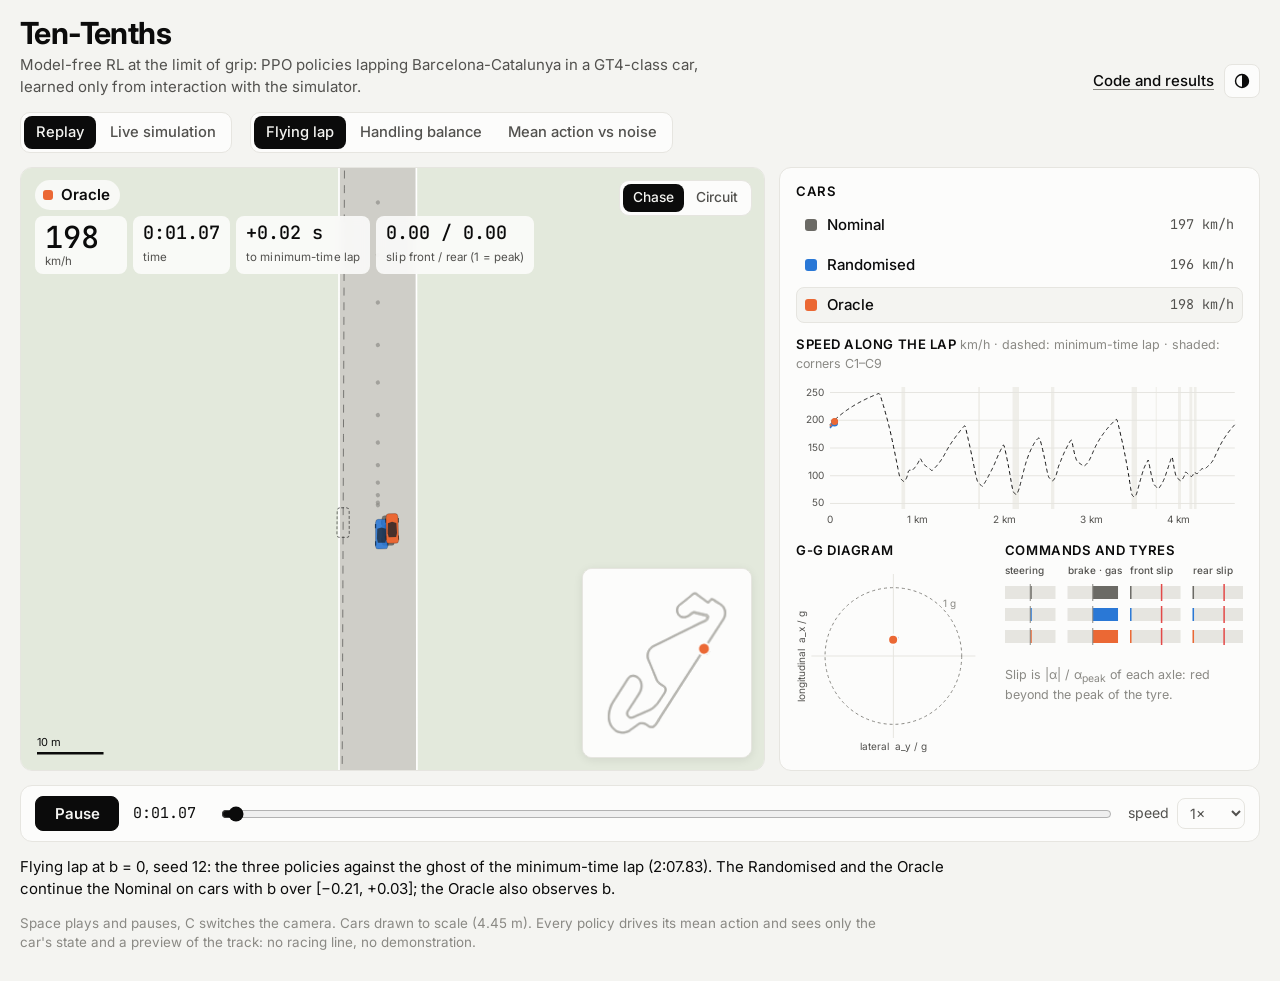
<file: docs/index.html>
<!doctype html>
<html lang="en">
<head>
<meta charset="utf-8">
<meta name="viewport" content="width=device-width, initial-scale=1">
<title>Ten-Tenths · RL at the limit of grip</title>
<meta name="description" content="PPO policies lapping the Circuit de Barcelona-Catalunya at the limit of grip: replays of the recorded laps and a live simulation of the car and the policies in the browser.">
<link rel="preconnect" href="https://fonts.googleapis.com">
<link rel="preconnect" href="https://fonts.gstatic.com" crossorigin>
<link rel="stylesheet" href="https://fonts.googleapis.com/css2?family=Inter:wght@400;500;600;700&family=JetBrains+Mono:wght@400;500&display=swap">
<link rel="stylesheet" href="demo/css/app.css">
<link rel="icon" href="data:image/svg+xml,%3Csvg xmlns='http://www.w3.org/2000/svg' viewBox='0 0 32 32'%3E%3Crect width='32' height='32' rx='7' fill='%230b0b0b'/%3E%3Cpath d='M7 20c4-9 14-9 18 0' stroke='%23eb6834' stroke-width='3.2' fill='none' stroke-linecap='round'/%3E%3C/svg%3E">
</head>
<body>
<div class="wrap">
  <header class="top">
    <div class="brand">
      <h1>Ten-Tenths</h1>
      <p class="tagline">Model-free RL at the limit of grip: PPO policies lapping Barcelona-Catalunya in a GT4-class car,
        learned only from interaction with the simulator.</p>
    </div>
    <div class="top-actions">
      <a class="link" href="https://github.com/antoniooodev/ten-tenths">Code and results</a>
      <button type="button" id="theme" class="ghost-button" aria-label="Switch between light and dark theme">
        <svg viewBox="0 0 20 20" width="18" height="18" aria-hidden="true"><circle cx="10" cy="10" r="7.2" fill="none"
          stroke="currentColor" stroke-width="1.6"/><path d="M10 2.8a7.2 7.2 0 0 1 0 14.4z" fill="currentColor"/></svg>
      </button>
    </div>
  </header>

  <nav class="toolbar" aria-label="Demo controls">
    <div class="segmented" role="group" aria-label="Mode">
      <button type="button" data-mode="replay">Replay</button>
      <button type="button" data-mode="live">Live simulation</button>
    </div>
    <div id="replay-controls" class="controls">
      <div class="segmented" role="group" aria-label="Scenario">
        <button type="button" data-scenario="flying">Flying lap</button>
        <button type="button" data-scenario="balance">Handling balance</button>
        <button type="button" data-scenario="noise">Mean action vs noise</button>
      </div>
      <div id="balance-values" class="segmented compact" role="group" aria-label="Balance index b"></div>
    </div>
    <div id="live-controls" class="controls" hidden>
      <label class="field slider">
        <span>balance index <b>b</b></span>
        <input id="live-b" type="range" min="-0.30" max="0.10" step="0.01" value="0.05">
        <output id="live-b-value" class="mono">+0.05</output>
      </label>
      <div class="segmented compact" role="group" aria-label="Policies">
        <button type="button" data-policy="nominal_limit_cont">Nominal</button>
        <button type="button" data-policy="randomised_limit_w1">Randomised</button>
        <button type="button" data-policy="oracle_limit_w1">Oracle</button>
      </div>
      <label class="field">
        <span>start</span>
        <select id="live-start"></select>
      </label>
      <button type="button" id="restart" class="primary">Restart</button>
    </div>
  </nav>

  <main class="main">
    <section class="stage" aria-label="Track view">
      <canvas id="view" aria-label="The cars on the circuit"></canvas>
      <div class="hud" aria-live="off">
        <div class="hud-name"><span id="hud-name" class="chip-label">–</span></div>
        <div class="hud-row">
          <div><span id="hud-speed" class="big mono">0</span><span class="unit">km/h</span></div>
          <div><span id="hud-time" class="mid mono">0:00.00</span><span class="unit">time</span></div>
          <div><span id="hud-gap" class="mid mono">–</span><span id="hud-gap-label" class="unit">gap</span></div>
          <div><span id="hud-slip" class="mid mono">–</span><span class="unit">slip front / rear (1 = peak)</span></div>
        </div>
      </div>
      <canvas id="mini" class="mini" aria-label="Position on the circuit"></canvas>
      <div class="camera segmented compact" role="group" aria-label="Camera">
        <button type="button" data-camera="chase">Chase</button>
        <button type="button" data-camera="circuit">Circuit</button>
      </div>
    </section>

    <aside class="panel">
      <section>
        <h2>Cars</h2>
        <ol id="standings" class="standings"></ol>
      </section>
      <section>
        <h2>Speed along the lap <span class="hint">km/h · dashed: minimum-time lap · shaded: corners C1–C9</span></h2>
        <canvas id="speed" class="chart speed"></canvas>
      </section>
      <section class="split">
        <div>
          <h2>g-g diagram</h2>
          <canvas id="gg" class="chart gg"></canvas>
        </div>
        <div>
          <h2>Commands and tyres</h2>
          <canvas id="inputs" class="chart inputs"></canvas>
          <p class="hint">Slip is |α| / α<sub>peak</sub> of each axle: red beyond the peak of the tyre.</p>
        </div>
      </section>
    </aside>
  </main>

  <footer class="transport">
    <button type="button" id="play" class="primary">Play</button>
    <span id="clock" class="mono clock">0:00.00</span>
    <input id="scrub" type="range" min="0" max="1" step="0.01" value="0" aria-label="Time">
    <label class="field">
      <span>speed</span>
      <select id="speed-select">
        <option value="0.5">0.5×</option>
        <option value="1">1×</option>
        <option value="2">2×</option>
        <option value="4">4×</option>
        <option value="8">8×</option>
      </select>
    </label>
  </footer>
  <p id="note" class="note"></p>
  <p class="foot">Space plays and pauses, C switches the camera. Cars drawn to scale (4.45 m). Every policy drives its
    mean action and sees only the car's state and a preview of the track: no racing line, no demonstration.</p>
</div>
<script type="module" src="demo/js/app.js"></script>
</body>
</html>
</file>
<file: docs/demo/css/app.css>
/* Ten-Tenths demo: a timing-screen layout. Track view on the left, standings and telemetry on the right. */
:root {
  --scheme: light;
  --bg: #f4f4f1;
  --panel: #fcfcfb;
  --ink: #0b0b0b;
  --ink-2: #52514e;
  --ink-3: #8a8984;
  --rule: #e6e5e0;
  --window: #efeee9;
  --grass: #e3e9dc;
  --asphalt: #cfcec8;
  --track-line: #ffffff;
  --edge: #9a9993;
  --kerb: #d8403f;
  --nominal: #6b6a65;
  --randomised: #2a78d6;
  --oracle: #eb6834;
  --danger: #e34948;
  --font: Inter, "Helvetica Neue", Arial, system-ui, sans-serif;
  --mono: "JetBrains Mono", ui-monospace, "SF Mono", Menlo, Consolas, monospace;
  --radius: 8px;
  color-scheme: light;
}
@media (prefers-color-scheme: dark) {
  :root:not([data-theme="light"]) {
    --scheme: dark; --bg: #121211; --panel: #1a1a19; --ink: #f0efec; --ink-2: #c3c2b7; --ink-3: #8e8d86;
    --rule: #2c2c2a; --window: #232321; --grass: #1d241b; --asphalt: #3a3a37; --track-line: #d9d8d2; --edge: #77766f;
    --kerb: #c8403f; --nominal: #a3a29c; --randomised: #3987e5; --oracle: #d95926; --danger: #e66767;
    color-scheme: dark;
  }
}
:root[data-theme="dark"] {
  --scheme: dark; --bg: #121211; --panel: #1a1a19; --ink: #f0efec; --ink-2: #c3c2b7; --ink-3: #8e8d86;
  --rule: #2c2c2a; --window: #232321; --grass: #1d241b; --asphalt: #3a3a37; --track-line: #d9d8d2; --edge: #77766f;
  --kerb: #c8403f; --nominal: #a3a29c; --randomised: #3987e5; --oracle: #d95926; --danger: #e66767;
  color-scheme: dark;
}

* { box-sizing: border-box; }
html, body { margin: 0; }
body { background: var(--bg); color: var(--ink); font: 15px/1.45 var(--font); -webkit-font-smoothing: antialiased; }
.wrap { max-width: 1480px; margin: 0 auto; padding: 18px 20px 28px; display: grid; gap: 14px; }
.mono { font-family: var(--mono); font-variant-numeric: tabular-nums; }
button, select, input { font: inherit; color: inherit; }
button:focus-visible, select:focus-visible, input:focus-visible { outline: 2px solid var(--randomised); outline-offset: 2px; }

.top { display: flex; flex-wrap: wrap; justify-content: space-between; align-items: flex-end; gap: 10px 24px; }
h1 { font-size: 1.9rem; line-height: 1; margin: 0; letter-spacing: -0.02em; font-weight: 700; }
.tagline { margin: 6px 0 0; color: var(--ink-2); max-width: 78ch; text-wrap: pretty; }
.top-actions { display: flex; align-items: center; gap: 10px; }
.link { color: var(--ink); font-weight: 500; text-decoration-color: var(--ink-3); text-underline-offset: 3px; }
.ghost-button { border: 1px solid var(--rule); background: var(--panel); border-radius: var(--radius); width: 36px;
  height: 34px; cursor: pointer; display: inline-grid; place-items: center; color: var(--ink); }

.toolbar { display: flex; flex-wrap: wrap; align-items: center; gap: 10px 18px; }
.controls { display: flex; flex-wrap: wrap; align-items: center; gap: 10px 16px; }
.controls[hidden] { display: none; }
.segmented { display: inline-flex; flex-wrap: wrap; gap: 2px; padding: 3px; background: var(--panel);
  border: 1px solid var(--rule); border-radius: calc(var(--radius) + 2px); }
.segmented[hidden] { display: none; }
.segmented button { border: 0; background: transparent; padding: 6px 12px; border-radius: var(--radius); cursor: pointer;
  color: var(--ink-2); font-weight: 500; font-size: 0.92rem; }
.segmented button:hover { color: var(--ink); }
.segmented button[aria-pressed="true"] { background: var(--ink); color: var(--bg); }
.segmented.compact button { padding: 4px 10px; font-size: 0.86rem; }
.field { display: inline-flex; align-items: center; gap: 8px; color: var(--ink-2); font-size: 0.88rem; }
.field select { background: var(--panel); border: 1px solid var(--rule); border-radius: var(--radius);
  padding: 5px 8px; max-width: 100%; }
.slider input { width: 180px; accent-color: var(--oracle); }
.slider output { min-width: 5ch; color: var(--ink); font-size: 0.95rem; }
.primary { border: 1px solid var(--ink); background: var(--ink); color: var(--bg); border-radius: var(--radius);
  padding: 6px 14px; font-weight: 600; cursor: pointer; min-width: 84px; }

.main { display: grid; grid-template-columns: minmax(0, 1.55fr) minmax(320px, 1fr); gap: 14px; align-items: stretch; }
.stage { position: relative; background: var(--panel); border: 1px solid var(--rule); border-radius: 12px;
  overflow: hidden; min-height: 560px; }
#view { position: absolute; inset: 0; width: 100%; height: 100%; display: block; }
.hud { position: absolute; left: 14px; top: 12px; right: 190px; display: grid; gap: 6px; pointer-events: none; }
.hud-name .chip-label { display: inline-flex; align-items: center; gap: 8px; font-weight: 600; font-size: 0.95rem;
  background: color-mix(in srgb, var(--panel) 86%, transparent); padding: 4px 10px 4px 8px; border-radius: 999px; }
.hud-name .chip-label::before { content: ""; width: 10px; height: 10px; border-radius: 3px; background: var(--chip); }
.hud-row { display: flex; flex-wrap: wrap; gap: 6px; }
.hud-row > div { display: grid; background: color-mix(in srgb, var(--panel) 88%, transparent);
  border-radius: var(--radius); padding: 6px 10px 5px; min-width: 92px; backdrop-filter: blur(4px); }
.big { font-size: 1.9rem; line-height: 1; font-weight: 500; }
.mid { font-size: 1.15rem; line-height: 1.2; font-weight: 500; }
.unit { font-size: 0.72rem; color: var(--ink-2); letter-spacing: 0.01em; }
.mini { position: absolute; right: 12px; bottom: 12px; width: 170px; height: 190px; border-radius: 10px;
  background: var(--panel); border: 1px solid var(--rule); box-shadow: 0 2px 10px rgb(0 0 0 / 0.08); }
.camera { position: absolute; right: 12px; top: 12px; }

.panel { display: grid; gap: 12px; align-content: start; background: var(--panel); border: 1px solid var(--rule);
  border-radius: 12px; padding: 14px 16px; min-width: 0; }
.panel section { min-width: 0; }
.panel h2 { font-size: 0.82rem; font-weight: 600; margin: 0 0 6px; color: var(--ink); text-transform: uppercase;
  letter-spacing: 0.04em; }
.hint { font-size: 0.78rem; color: var(--ink-3); font-weight: 400; text-transform: none; letter-spacing: 0; margin: 4px 0 0; }
.split { display: grid; grid-template-columns: minmax(0, 0.9fr) minmax(0, 1.1fr); gap: 14px; }
.chart { display: block; width: 100%; }
.chart.speed { height: 150px; }
.chart.gg { height: 190px; }
.chart.inputs { height: 96px; }
.standings { list-style: none; margin: 0; padding: 0; display: grid; gap: 4px; }
.standings li button, .standings li.muted { width: 100%; display: grid; grid-template-columns: 12px minmax(0, 1fr) auto;
  align-items: center; gap: 10px; padding: 6px 8px; border-radius: var(--radius); border: 1px solid transparent;
  background: transparent; text-align: left; cursor: pointer; }
.standings li.focus button { border-color: var(--rule); background: var(--bg); }
.standings li.muted { color: var(--ink-3); cursor: default; font-size: 0.88rem; }
.chip { width: 12px; height: 12px; border-radius: 3px; background: var(--chip); }
.standings .name { font-weight: 500; overflow: hidden; text-overflow: ellipsis; white-space: nowrap; }
.standings .status { font-family: var(--mono); font-size: 0.84rem; color: var(--ink-2); font-variant-numeric: tabular-nums; }
.standings .bad { color: var(--danger); }

.transport { display: flex; flex-wrap: wrap; align-items: center; gap: 10px 14px; background: var(--panel);
  border: 1px solid var(--rule); border-radius: 12px; padding: 10px 14px; }
.clock { min-width: 8ch; }
#scrub { flex: 1 1 260px; min-width: 0; accent-color: var(--ink); }
.note { margin: 0; color: var(--ink); max-width: 110ch; text-wrap: pretty; }
.foot { margin: 0; color: var(--ink-3); font-size: 0.84rem; max-width: 110ch; }

body:not(.ready) .main { opacity: 0.4; }

@media (max-width: 980px) {
  .main { grid-template-columns: minmax(0, 1fr); }
  .stage { min-height: 460px; }
}
@media (max-width: 560px) {
  .wrap { padding: 14px 16px 22px; }
  h1 { font-size: 1.5rem; }
  .stage { min-height: 400px; }
  .mini { width: 96px; height: 108px; }
  .hud { right: 12px; }
  .hud-row { gap: 4px; }
  .hud-row > div { min-width: 0; padding: 4px 7px; }
  .hud-row > div:last-child { display: none; }
  .big { font-size: 1.35rem; }
  .mid { font-size: 0.95rem; }
  .camera { top: auto; bottom: 40px; left: 12px; right: auto; }
  .split { grid-template-columns: minmax(0, 1fr); }
  .slider input { width: 130px; }
}

/* Capture mode (scripts/demo/capture_gif.mjs): only the stage, at the size of the browser window */
body.capture .wrap { padding: 0; max-width: none; gap: 0; }
body.capture .top, body.capture .toolbar, body.capture .transport, body.capture .note, body.capture .foot { display: none; }
body.capture .main { height: 100vh; grid-template-columns: minmax(0, 1.55fr) minmax(300px, 1fr); gap: 0; }
body.capture .stage, body.capture .panel { border-radius: 0; border: 0; min-height: 0; }
body.capture .panel { border-left: 1px solid var(--rule); }
body.capture .camera { display: none; }
</file>
